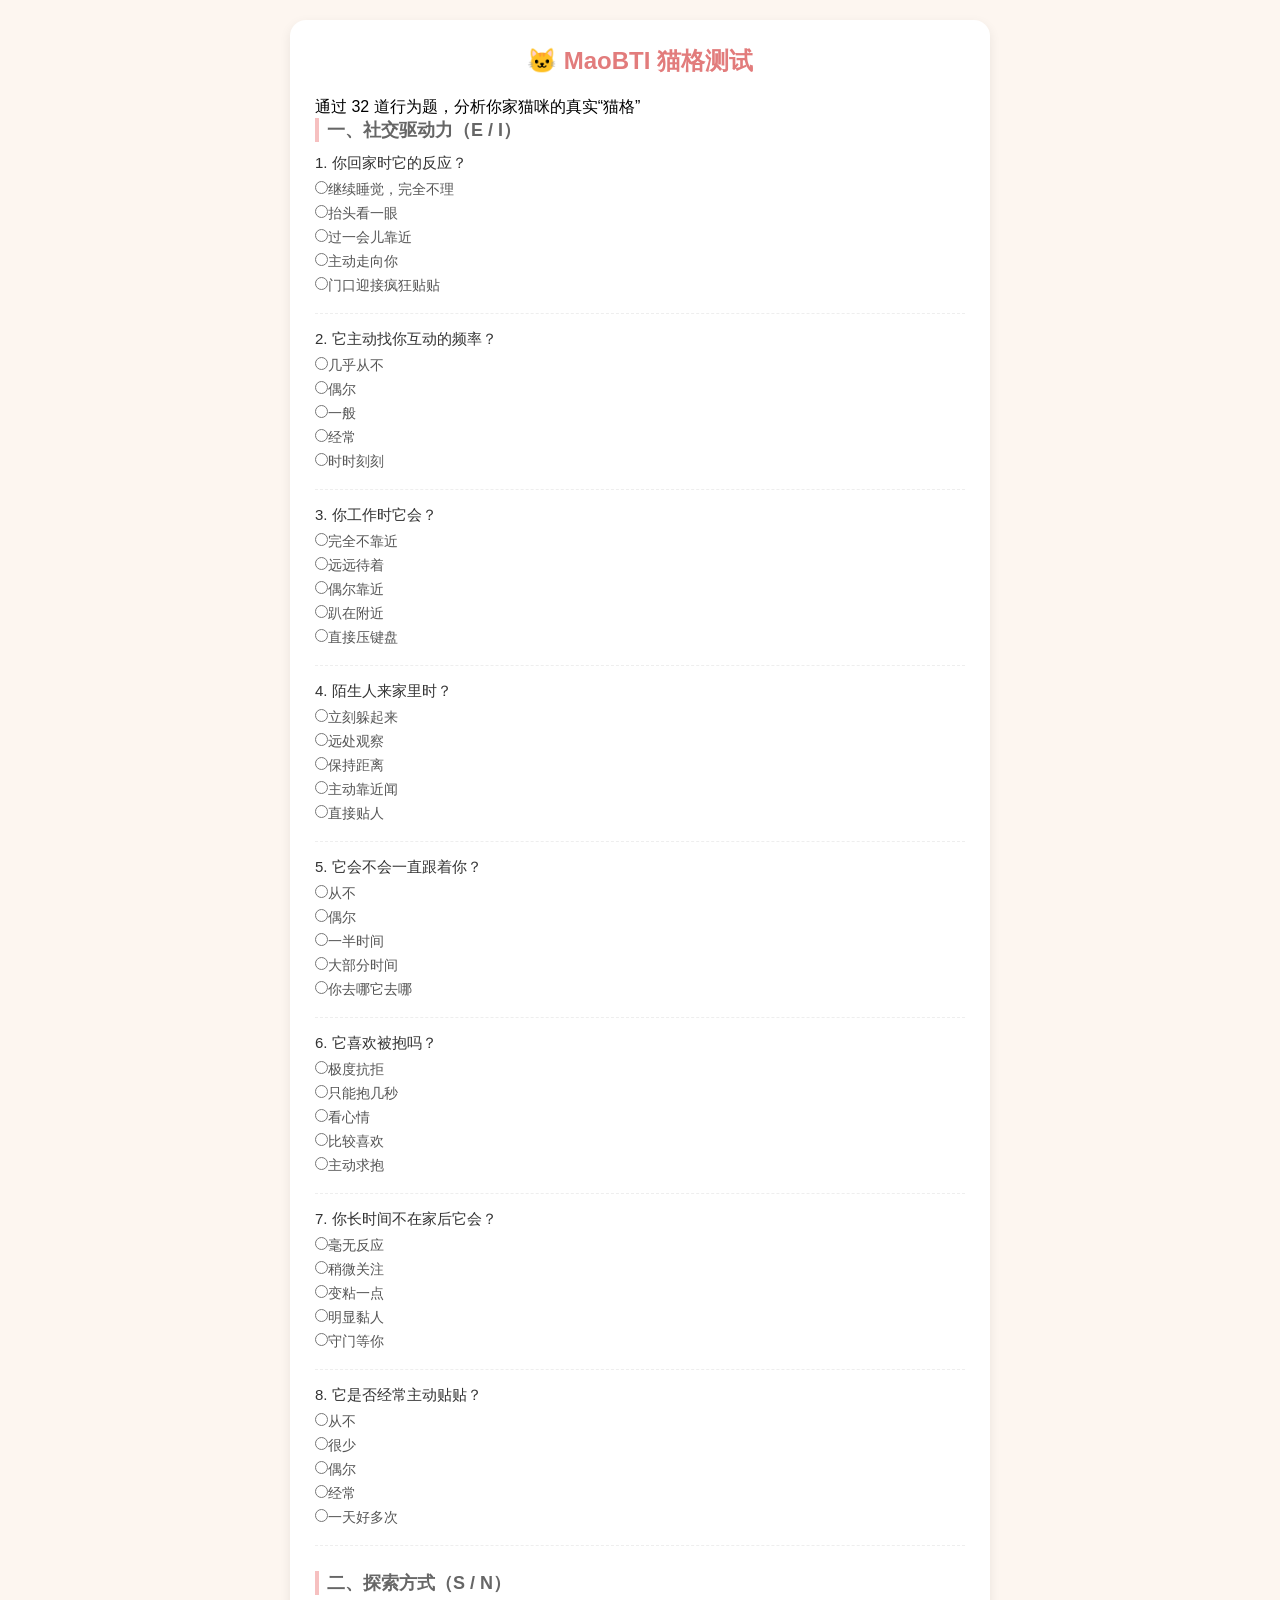
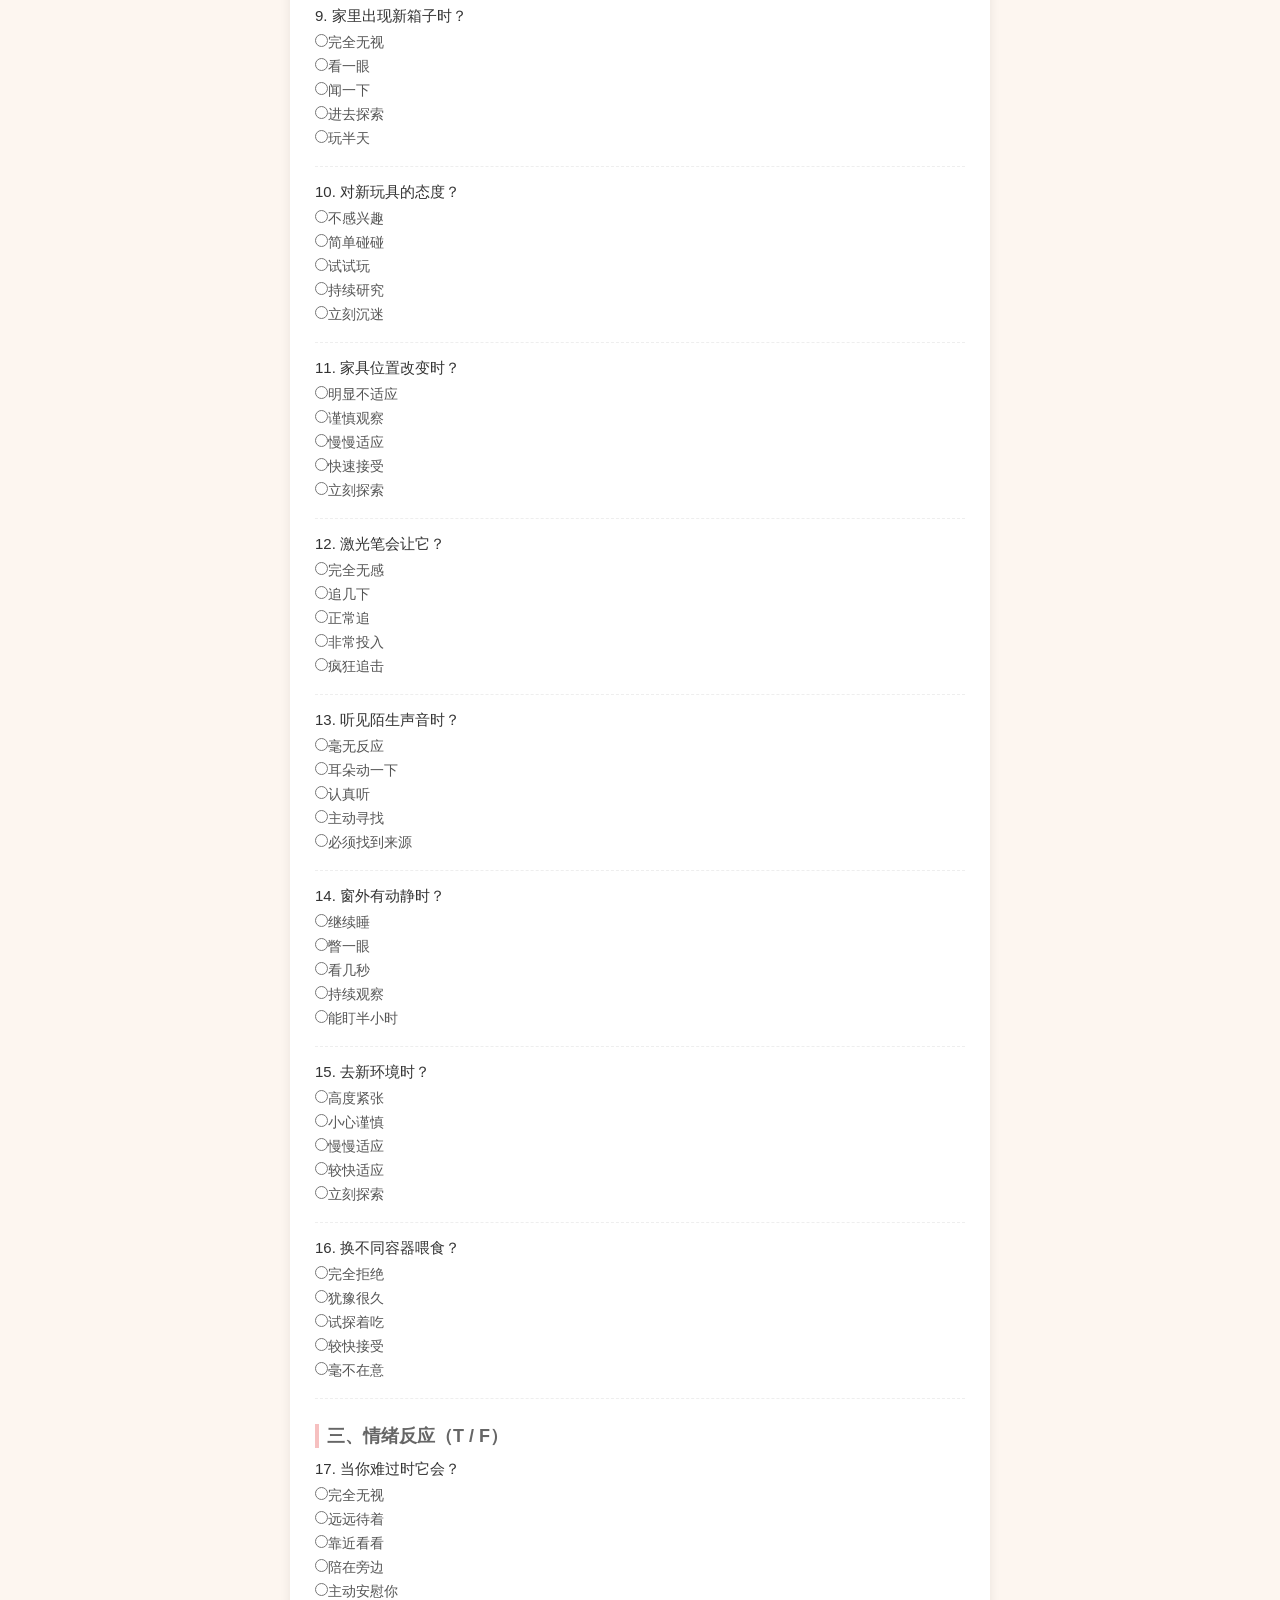
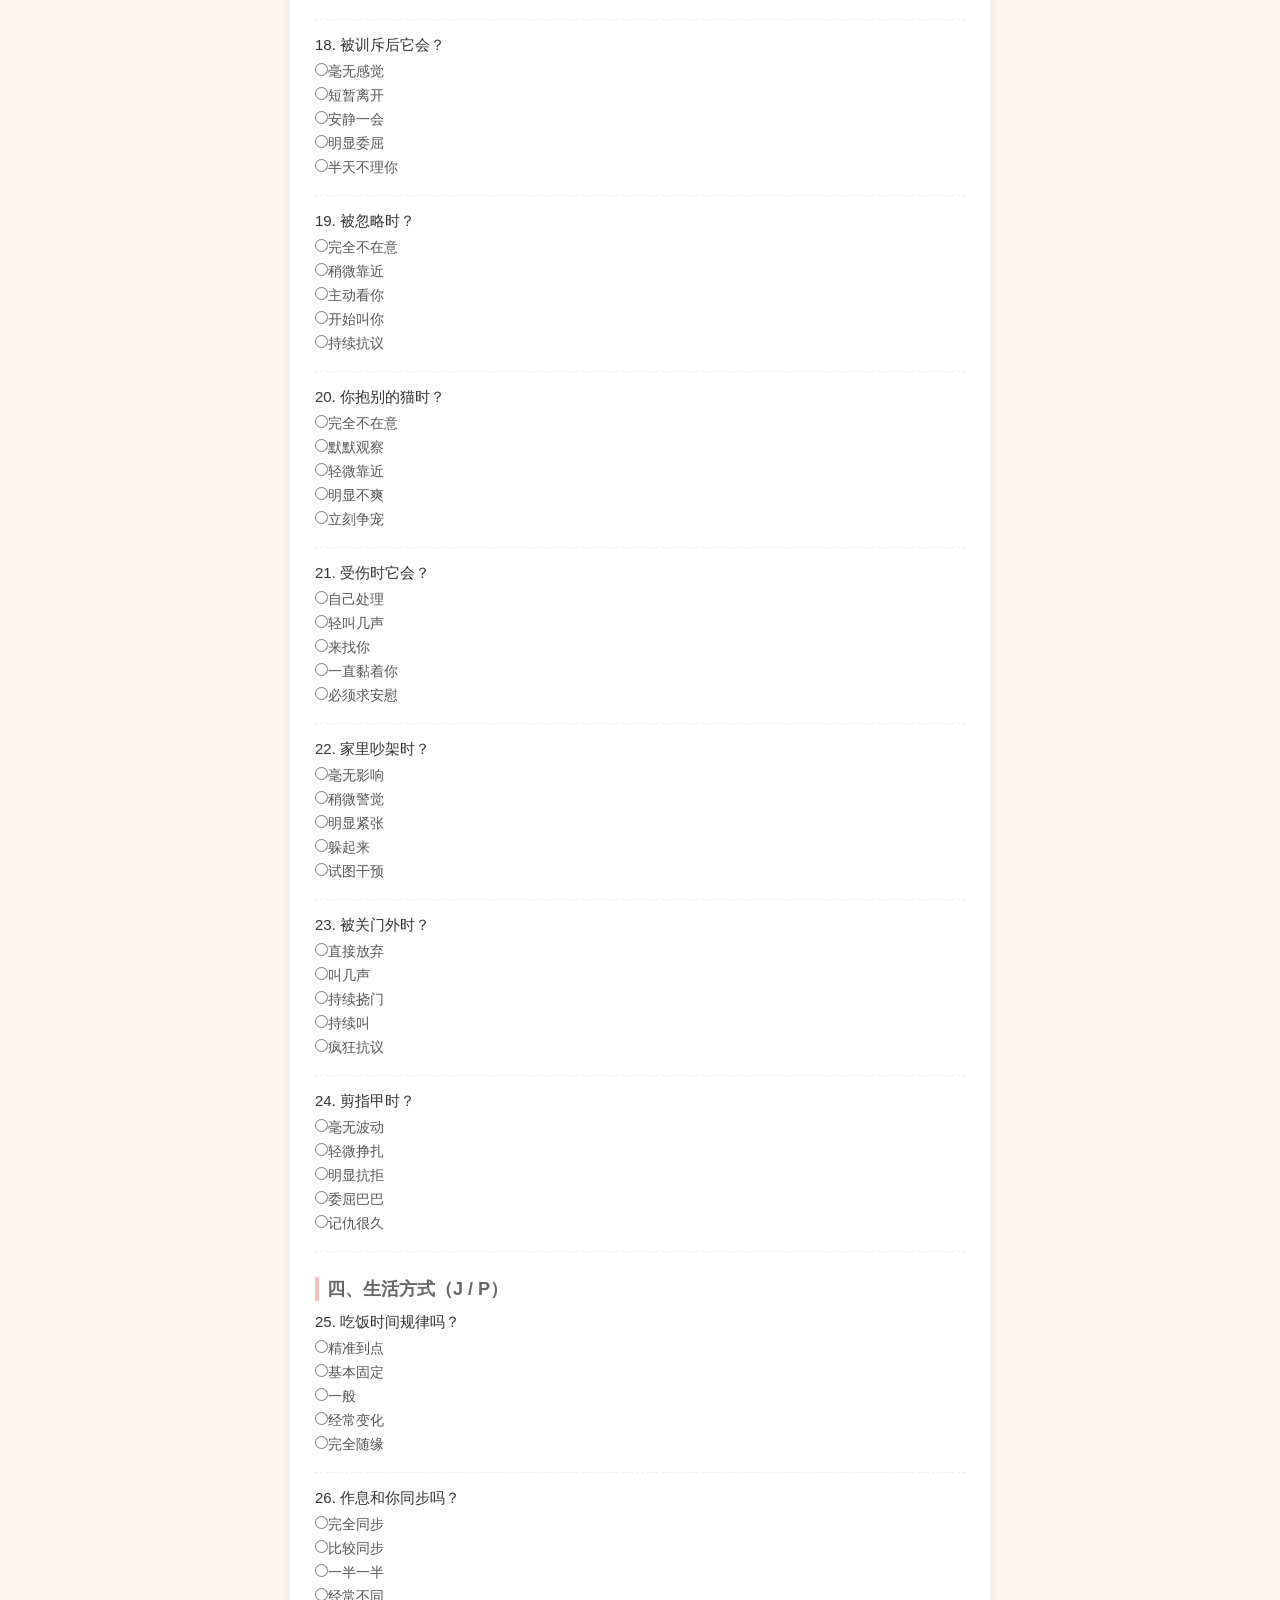
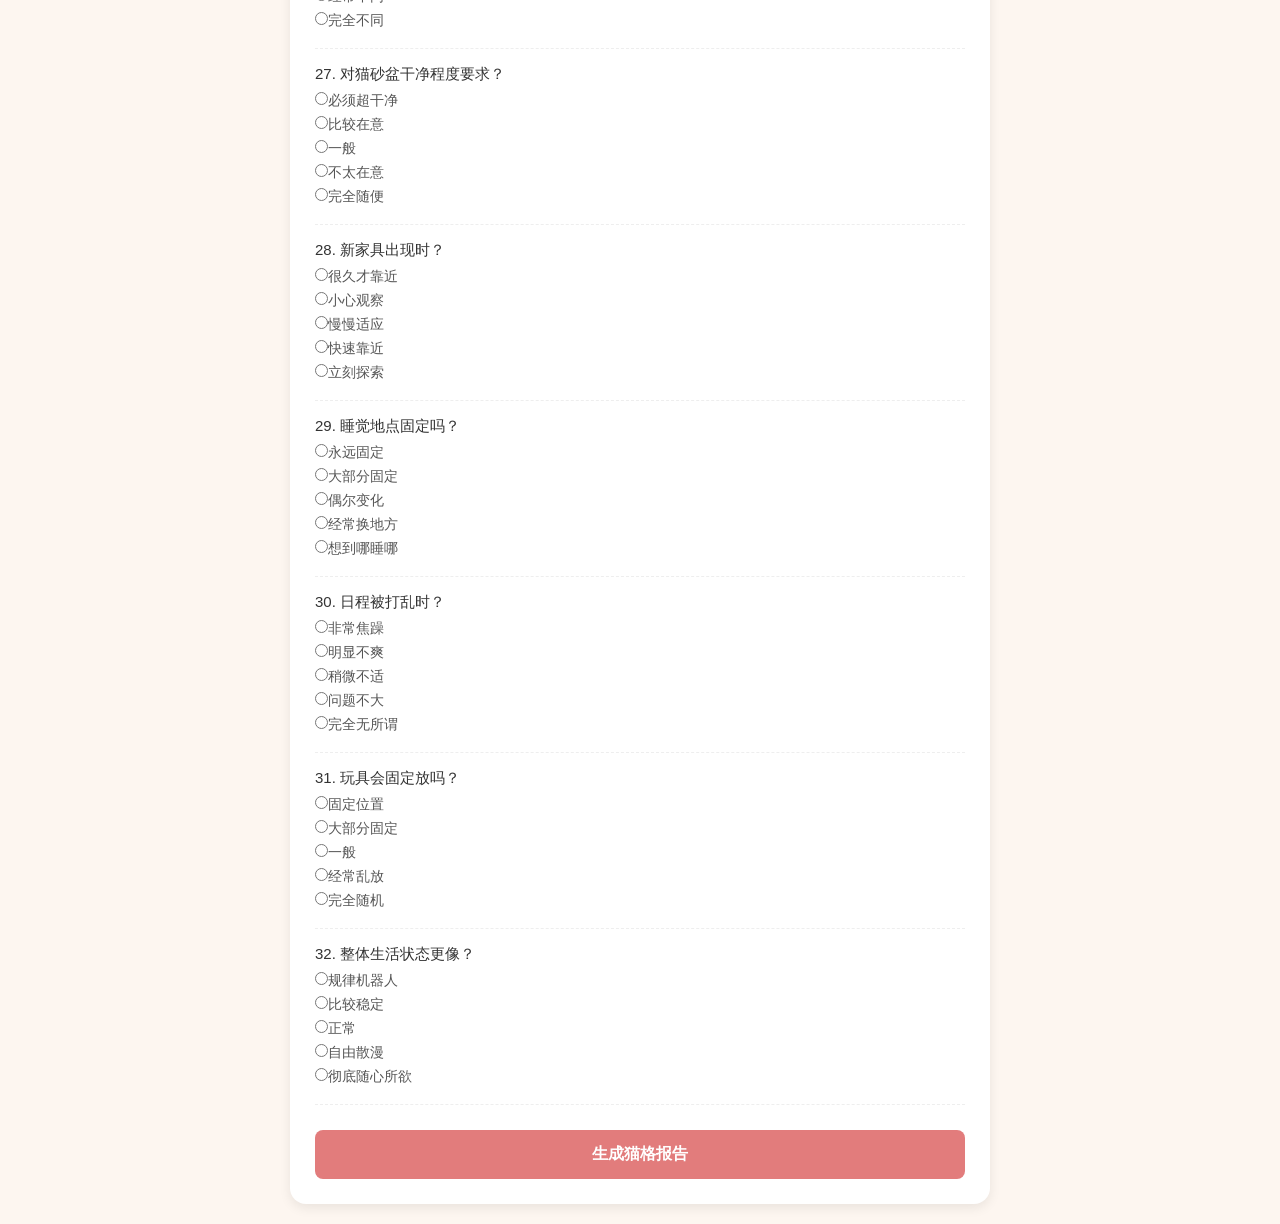
<file: index.html>
<!-- index.html -->
<!DOCTYPE html>
<html lang="zh-CN">
<head>
<meta charset="UTF-8" />
<meta name="viewport" content="width=device-width, initial-scale=1.0"/>
<title>MaoBTI 猫格测试</title>
<link rel="stylesheet" href="style.css"/>
</head>
<body>

<div class="box">

<h1>🐱 MaoBTI 猫格测试</h1>
<p class="subTitle">通过 32 道行为题，分析你家猫咪的真实“猫格”</p>

<form id="catForm">

<!-- E/I -->
<div class="part">
<h2>一、社交驱动力（E / I）</h2>

<div class="q">
<p>1. 你回家时它的反应？</p>
<label><input type="radio" name="E1" value="1" required>继续睡觉，完全不理</label>
<label><input type="radio" name="E1" value="2">抬头看一眼</label>
<label><input type="radio" name="E1" value="3">过一会儿靠近</label>
<label><input type="radio" name="E1" value="4">主动走向你</label>
<label><input type="radio" name="E1" value="5">门口迎接疯狂贴贴</label>
</div>

<div class="q">
<p>2. 它主动找你互动的频率？</p>
<label><input type="radio" name="E2" value="1">几乎从不</label>
<label><input type="radio" name="E2" value="2">偶尔</label>
<label><input type="radio" name="E2" value="3">一般</label>
<label><input type="radio" name="E2" value="4">经常</label>
<label><input type="radio" name="E2" value="5">时时刻刻</label>
</div>

<div class="q">
<p>3. 你工作时它会？</p>
<label><input type="radio" name="E3" value="1">完全不靠近</label>
<label><input type="radio" name="E3" value="2">远远待着</label>
<label><input type="radio" name="E3" value="3">偶尔靠近</label>
<label><input type="radio" name="E3" value="4">趴在附近</label>
<label><input type="radio" name="E3" value="5">直接压键盘</label>
</div>

<div class="q">
<p>4. 陌生人来家里时？</p>
<label><input type="radio" name="E4" value="1">立刻躲起来</label>
<label><input type="radio" name="E4" value="2">远处观察</label>
<label><input type="radio" name="E4" value="3">保持距离</label>
<label><input type="radio" name="E4" value="4">主动靠近闻</label>
<label><input type="radio" name="E4" value="5">直接贴人</label>
</div>

<div class="q">
<p>5. 它会不会一直跟着你？</p>
<label><input type="radio" name="E5" value="1">从不</label>
<label><input type="radio" name="E5" value="2">偶尔</label>
<label><input type="radio" name="E5" value="3">一半时间</label>
<label><input type="radio" name="E5" value="4">大部分时间</label>
<label><input type="radio" name="E5" value="5">你去哪它去哪</label>
</div>

<div class="q">
<p>6. 它喜欢被抱吗？</p>
<label><input type="radio" name="E6" value="1">极度抗拒</label>
<label><input type="radio" name="E6" value="2">只能抱几秒</label>
<label><input type="radio" name="E6" value="3">看心情</label>
<label><input type="radio" name="E6" value="4">比较喜欢</label>
<label><input type="radio" name="E6" value="5">主动求抱</label>
</div>

<div class="q">
<p>7. 你长时间不在家后它会？</p>
<label><input type="radio" name="E7" value="1">毫无反应</label>
<label><input type="radio" name="E7" value="2">稍微关注</label>
<label><input type="radio" name="E7" value="3">变粘一点</label>
<label><input type="radio" name="E7" value="4">明显黏人</label>
<label><input type="radio" name="E7" value="5">守门等你</label>
</div>

<div class="q">
<p>8. 它是否经常主动贴贴？</p>
<label><input type="radio" name="E8" value="1">从不</label>
<label><input type="radio" name="E8" value="2">很少</label>
<label><input type="radio" name="E8" value="3">偶尔</label>
<label><input type="radio" name="E8" value="4">经常</label>
<label><input type="radio" name="E8" value="5">一天好多次</label>
</div>
</div>

<!-- S/N -->
<div class="part">
<h2>二、探索方式（S / N）</h2>

<div class="q">
<p>9. 家里出现新箱子时？</p>
<label><input type="radio" name="S1" value="1" required>完全无视</label>
<label><input type="radio" name="S1" value="2">看一眼</label>
<label><input type="radio" name="S1" value="3">闻一下</label>
<label><input type="radio" name="S1" value="4">进去探索</label>
<label><input type="radio" name="S1" value="5">玩半天</label>
</div>

<div class="q">
<p>10. 对新玩具的态度？</p>
<label><input type="radio" name="S2" value="1">不感兴趣</label>
<label><input type="radio" name="S2" value="2">简单碰碰</label>
<label><input type="radio" name="S2" value="3">试试玩</label>
<label><input type="radio" name="S2" value="4">持续研究</label>
<label><input type="radio" name="S2" value="5">立刻沉迷</label>
</div>

<div class="q">
<p>11. 家具位置改变时？</p>
<label><input type="radio" name="S3" value="1">明显不适应</label>
<label><input type="radio" name="S3" value="2">谨慎观察</label>
<label><input type="radio" name="S3" value="3">慢慢适应</label>
<label><input type="radio" name="S3" value="4">快速接受</label>
<label><input type="radio" name="S3" value="5">立刻探索</label>
</div>

<div class="q">
<p>12. 激光笔会让它？</p>
<label><input type="radio" name="S4" value="1">完全无感</label>
<label><input type="radio" name="S4" value="2">追几下</label>
<label><input type="radio" name="S4" value="3">正常追</label>
<label><input type="radio" name="S4" value="4">非常投入</label>
<label><input type="radio" name="S4" value="5">疯狂追击</label>
</div>

<div class="q">
<p>13. 听见陌生声音时？</p>
<label><input type="radio" name="S5" value="1">毫无反应</label>
<label><input type="radio" name="S5" value="2">耳朵动一下</label>
<label><input type="radio" name="S5" value="3">认真听</label>
<label><input type="radio" name="S5" value="4">主动寻找</label>
<label><input type="radio" name="S5" value="5">必须找到来源</label>
</div>

<div class="q">
<p>14. 窗外有动静时？</p>
<label><input type="radio" name="S6" value="1">继续睡</label>
<label><input type="radio" name="S6" value="2">瞥一眼</label>
<label><input type="radio" name="S6" value="3">看几秒</label>
<label><input type="radio" name="S6" value="4">持续观察</label>
<label><input type="radio" name="S6" value="5">能盯半小时</label>
</div>

<div class="q">
<p>15. 去新环境时？</p>
<label><input type="radio" name="S7" value="1">高度紧张</label>
<label><input type="radio" name="S7" value="2">小心谨慎</label>
<label><input type="radio" name="S7" value="3">慢慢适应</label>
<label><input type="radio" name="S7" value="4">较快适应</label>
<label><input type="radio" name="S7" value="5">立刻探索</label>
</div>

<div class="q">
<p>16. 换不同容器喂食？</p>
<label><input type="radio" name="S8" value="1">完全拒绝</label>
<label><input type="radio" name="S8" value="2">犹豫很久</label>
<label><input type="radio" name="S8" value="3">试探着吃</label>
<label><input type="radio" name="S8" value="4">较快接受</label>
<label><input type="radio" name="S8" value="5">毫不在意</label>
</div>
</div>

<!-- T/F -->
<div class="part">
<h2>三、情绪反应（T / F）</h2>

<div class="q">
<p>17. 当你难过时它会？</p>
<label><input type="radio" name="T1" value="1" required>完全无视</label>
<label><input type="radio" name="T1" value="2">远远待着</label>
<label><input type="radio" name="T1" value="3">靠近看看</label>
<label><input type="radio" name="T1" value="4">陪在旁边</label>
<label><input type="radio" name="T1" value="5">主动安慰你</label>
</div>

<div class="q">
<p>18. 被训斥后它会？</p>
<label><input type="radio" name="T2" value="1">毫无感觉</label>
<label><input type="radio" name="T2" value="2">短暂离开</label>
<label><input type="radio" name="T2" value="3">安静一会</label>
<label><input type="radio" name="T2" value="4">明显委屈</label>
<label><input type="radio" name="T2" value="5">半天不理你</label>
</div>

<div class="q">
<p>19. 被忽略时？</p>
<label><input type="radio" name="T3" value="1">完全不在意</label>
<label><input type="radio" name="T3" value="2">稍微靠近</label>
<label><input type="radio" name="T3" value="3">主动看你</label>
<label><input type="radio" name="T3" value="4">开始叫你</label>
<label><input type="radio" name="T3" value="5">持续抗议</label>
</div>

<div class="q">
<p>20. 你抱别的猫时？</p>
<label><input type="radio" name="T4" value="1">完全不在意</label>
<label><input type="radio" name="T4" value="2">默默观察</label>
<label><input type="radio" name="T4" value="3">轻微靠近</label>
<label><input type="radio" name="T4" value="4">明显不爽</label>
<label><input type="radio" name="T4" value="5">立刻争宠</label>
</div>

<div class="q">
<p>21. 受伤时它会？</p>
<label><input type="radio" name="T5" value="1">自己处理</label>
<label><input type="radio" name="T5" value="2">轻叫几声</label>
<label><input type="radio" name="T5" value="3">来找你</label>
<label><input type="radio" name="T5" value="4">一直黏着你</label>
<label><input type="radio" name="T5" value="5">必须求安慰</label>
</div>

<div class="q">
<p>22. 家里吵架时？</p>
<label><input type="radio" name="T6" value="1">毫无影响</label>
<label><input type="radio" name="T6" value="2">稍微警觉</label>
<label><input type="radio" name="T6" value="3">明显紧张</label>
<label><input type="radio" name="T6" value="4">躲起来</label>
<label><input type="radio" name="T6" value="5">试图干预</label>
</div>

<div class="q">
<p>23. 被关门外时？</p>
<label><input type="radio" name="T7" value="1">直接放弃</label>
<label><input type="radio" name="T7" value="2">叫几声</label>
<label><input type="radio" name="T7" value="3">持续挠门</label>
<label><input type="radio" name="T7" value="4">持续叫</label>
<label><input type="radio" name="T7" value="5">疯狂抗议</label>
</div>

<div class="q">
<p>24. 剪指甲时？</p>
<label><input type="radio" name="T8" value="1">毫无波动</label>
<label><input type="radio" name="T8" value="2">轻微挣扎</label>
<label><input type="radio" name="T8" value="3">明显抗拒</label>
<label><input type="radio" name="T8" value="4">委屈巴巴</label>
<label><input type="radio" name="T8" value="5">记仇很久</label>
</div>
</div>

<!-- J/P -->
<div class="part">
<h2>四、生活方式（J / P）</h2>

<div class="q">
<p>25. 吃饭时间规律吗？</p>
<label><input type="radio" name="J1" value="1" required>精准到点</label>
<label><input type="radio" name="J1" value="2">基本固定</label>
<label><input type="radio" name="J1" value="3">一般</label>
<label><input type="radio" name="J1" value="4">经常变化</label>
<label><input type="radio" name="J1" value="5">完全随缘</label>
</div>

<div class="q">
<p>26. 作息和你同步吗？</p>
<label><input type="radio" name="J2" value="1">完全同步</label>
<label><input type="radio" name="J2" value="2">比较同步</label>
<label><input type="radio" name="J2" value="3">一半一半</label>
<label><input type="radio" name="J2" value="4">经常不同</label>
<label><input type="radio" name="J2" value="5">完全不同</label>
</div>

<div class="q">
<p>27. 对猫砂盆干净程度要求？</p>
<label><input type="radio" name="J3" value="1">必须超干净</label>
<label><input type="radio" name="J3" value="2">比较在意</label>
<label><input type="radio" name="J3" value="3">一般</label>
<label><input type="radio" name="J3" value="4">不太在意</label>
<label><input type="radio" name="J3" value="5">完全随便</label>
</div>

<div class="q">
<p>28. 新家具出现时？</p>
<label><input type="radio" name="J4" value="1">很久才靠近</label>
<label><input type="radio" name="J4" value="2">小心观察</label>
<label><input type="radio" name="J4" value="3">慢慢适应</label>
<label><input type="radio" name="J4" value="4">快速靠近</label>
<label><input type="radio" name="J4" value="5">立刻探索</label>
</div>

<div class="q">
<p>29. 睡觉地点固定吗？</p>
<label><input type="radio" name="J5" value="1">永远固定</label>
<label><input type="radio" name="J5" value="2">大部分固定</label>
<label><input type="radio" name="J5" value="3">偶尔变化</label>
<label><input type="radio" name="J5" value="4">经常换地方</label>
<label><input type="radio" name="J5" value="5">想到哪睡哪</label>
</div>

<div class="q">
<p>30. 日程被打乱时？</p>
<label><input type="radio" name="J6" value="1">非常焦躁</label>
<label><input type="radio" name="J6" value="2">明显不爽</label>
<label><input type="radio" name="J6" value="3">稍微不适</label>
<label><input type="radio" name="J6" value="4">问题不大</label>
<label><input type="radio" name="J6" value="5">完全无所谓</label>
</div>

<div class="q">
<p>31. 玩具会固定放吗？</p>
<label><input type="radio" name="J7" value="1">固定位置</label>
<label><input type="radio" name="J7" value="2">大部分固定</label>
<label><input type="radio" name="J7" value="3">一般</label>
<label><input type="radio" name="J7" value="4">经常乱放</label>
<label><input type="radio" name="J7" value="5">完全随机</label>
</div>

<div class="q">
<p>32. 整体生活状态更像？</p>
<label><input type="radio" name="J8" value="1">规律机器人</label>
<label><input type="radio" name="J8" value="2">比较稳定</label>
<label><input type="radio" name="J8" value="3">正常</label>
<label><input type="radio" name="J8" value="4">自由散漫</label>
<label><input type="radio" name="J8" value="5">彻底随心所欲</label>
</div>
</div>

<button type="submit" class="submitBtn">生成猫格报告</button>

</form>
</div>

<script src="script.js"></script>
</body>
</html>
</file>
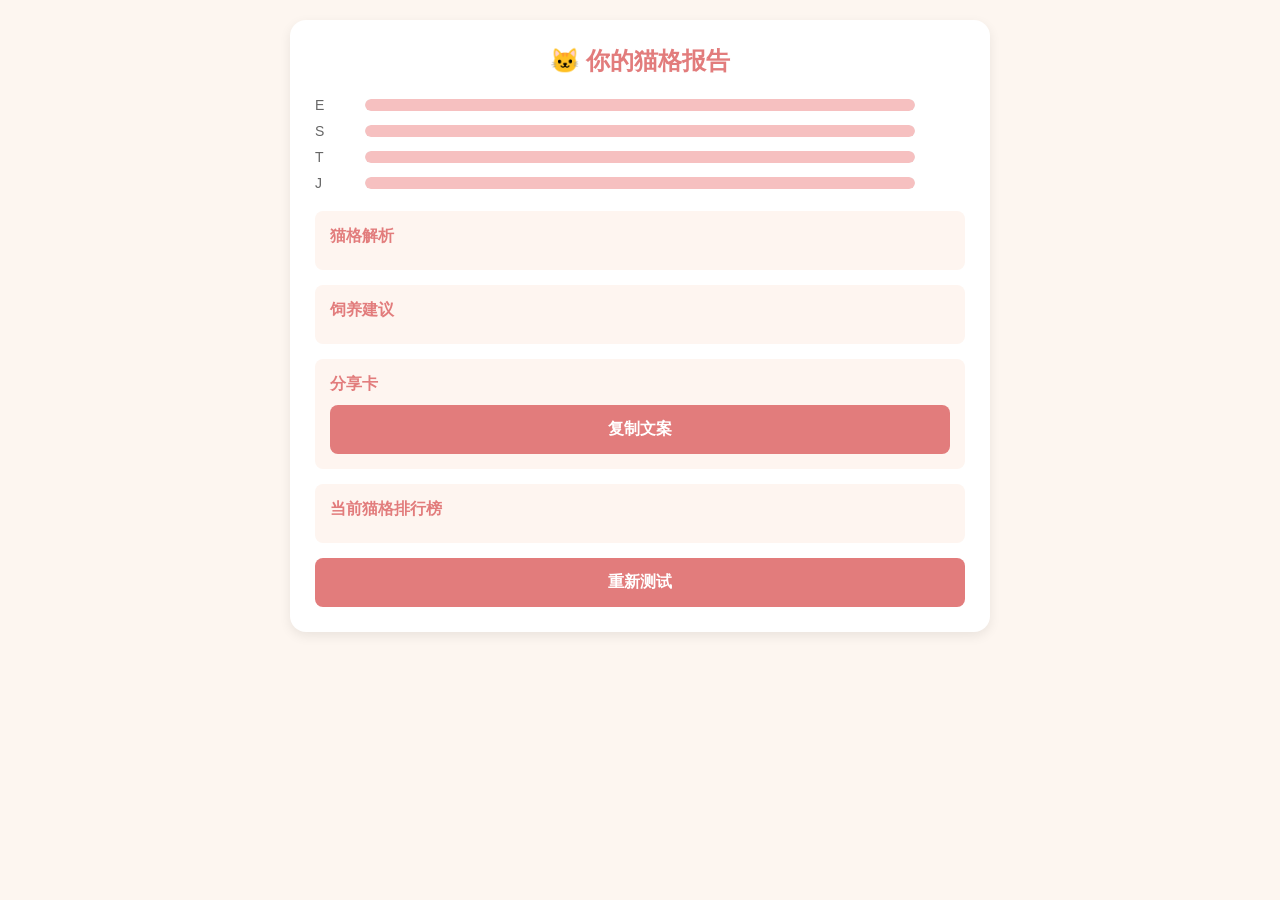
<file: result.html>
<!DOCTYPE html>
<html lang="zh-CN">
<head>
<meta charset="UTF-8">
<meta name="viewport" content="width=device-width, initial-scale=1.0">
<title>猫格报告</title>
<link rel="stylesheet" href="style.css">
</head>
<body>
<div class="box">

<div class="resultCard">

<h1>🐱 你的猫格报告</h1>
<h2 id="catName"></h2>
<p id="beat"></p>

<div class="bars">
<div class="barItem"><span>E</span><div class="barBg"><div id="bE" class="bar"></div></div><span id="tE"></span></div>
<div class="barItem"><span>S</span><div class="barBg"><div id="bS" class="bar"></div></div><span id="tS"></span></div>
<div class="barItem"><span>T</span><div class="barBg"><div id="bT" class="bar"></div></div><span id="tT"></span></div>
<div class="barItem"><span>J</span><div class="barBg"><div id="bJ" class="bar"></div></div><span id="tJ"></span></div>
</div>

<div class="descBox"><h3>猫格解析</h3><p id="catDesc"></p></div>
<div class="suggestBox"><h3>饲养建议</h3><p id="catSuggest"></p></div>

<!-- 分享卡 -->
<div class="descBox">
<h3>分享卡</h3>
<p id="shareText"></p>
<button class="submitBtn" onclick="copy()">复制文案</button>
</div>

<!-- 排行榜 -->
<div class="descBox">
<h3>当前猫格排行榜</h3>
<ol id="rankList"></ol>
</div>

<a href="index.html" class="resetBtn">重新测试</a>

</div>
</div>

<script src="script.js"></script>
</body>
</html>
</file>
<file: style.css>
* {margin:0;padding:0;box-sizing:border-box;font-family:"PingFang SC","微软雅黑",sans-serif}
body {background:#fdf6f0;padding:20px 10px}
.box {max-width:700px;margin:0 auto;background:white;padding:25px;border-radius:16px;box-shadow:0 4px 12px rgba(0,0,0,0.08)}
nav {text-align:center;margin-bottom:20px;font-size:14px}
nav a {margin:0 10px;color:#e27c7c;text-decoration:none}
nav a:hover {text-decoration:underline}
.hide {display:none}
h1 {text-align:center;color:#e27c7c;margin-bottom:20px;font-size:24px}
.part {margin-bottom:25px}
.part h2 {color:#666;font-size:18px;margin-bottom:12px;padding-left:8px;border-left:4px solid #f6c0c0}
.q {margin-bottom:16px;padding-bottom:12px;border-bottom:1px dashed #eee}
.q p {color:#333;font-weight:500;margin-bottom:8px;font-size:15px}
.q label {display:block;margin:6px 0;color:#555;font-size:14px;cursor:pointer}
.submitBtn,.resetBtn {display:block;width:100%;text-align:center;background:#e27c7c;color:white;border:none;padding:14px;border-radius:8px;font-size:16px;font-weight:bold;cursor:pointer;margin-top:10px;text-decoration:none}
.submitBtn:hover,.resetBtn:hover {background:#d16666}
.resultCard {text-align:center}
.percentTxt {color:#999;margin:8px 0 20px;font-size:15px}
.bars {margin:20px 0}
.barItem {display:flex;align-items:center;margin:10px 0;font-size:14px}
.barItem span:first-child {width:40px;text-align:left;color:#666}
.barBg {flex:1;height:12px;background:#f0f0f0;border-radius:6px;margin:0 10px;overflow:hidden}
.bar {height:100%;background:#f6c0c0;border-radius:6px;transition:width 0.6s ease}
.barItem span:last-child {width:40px;text-align:right;color:#e27c7c;font-weight:bold}
.descBox,.suggestBox {background:#fef5f0;padding:15px;border-radius:8px;margin:15px 0;text-align:left}
.descBox h3,.suggestBox h3 {color:#e27c7c;margin-bottom:8px;font-size:16px}
.descBox p,.suggestBox p {color:#555;line-height:1.6;font-size:14px}
</file>
